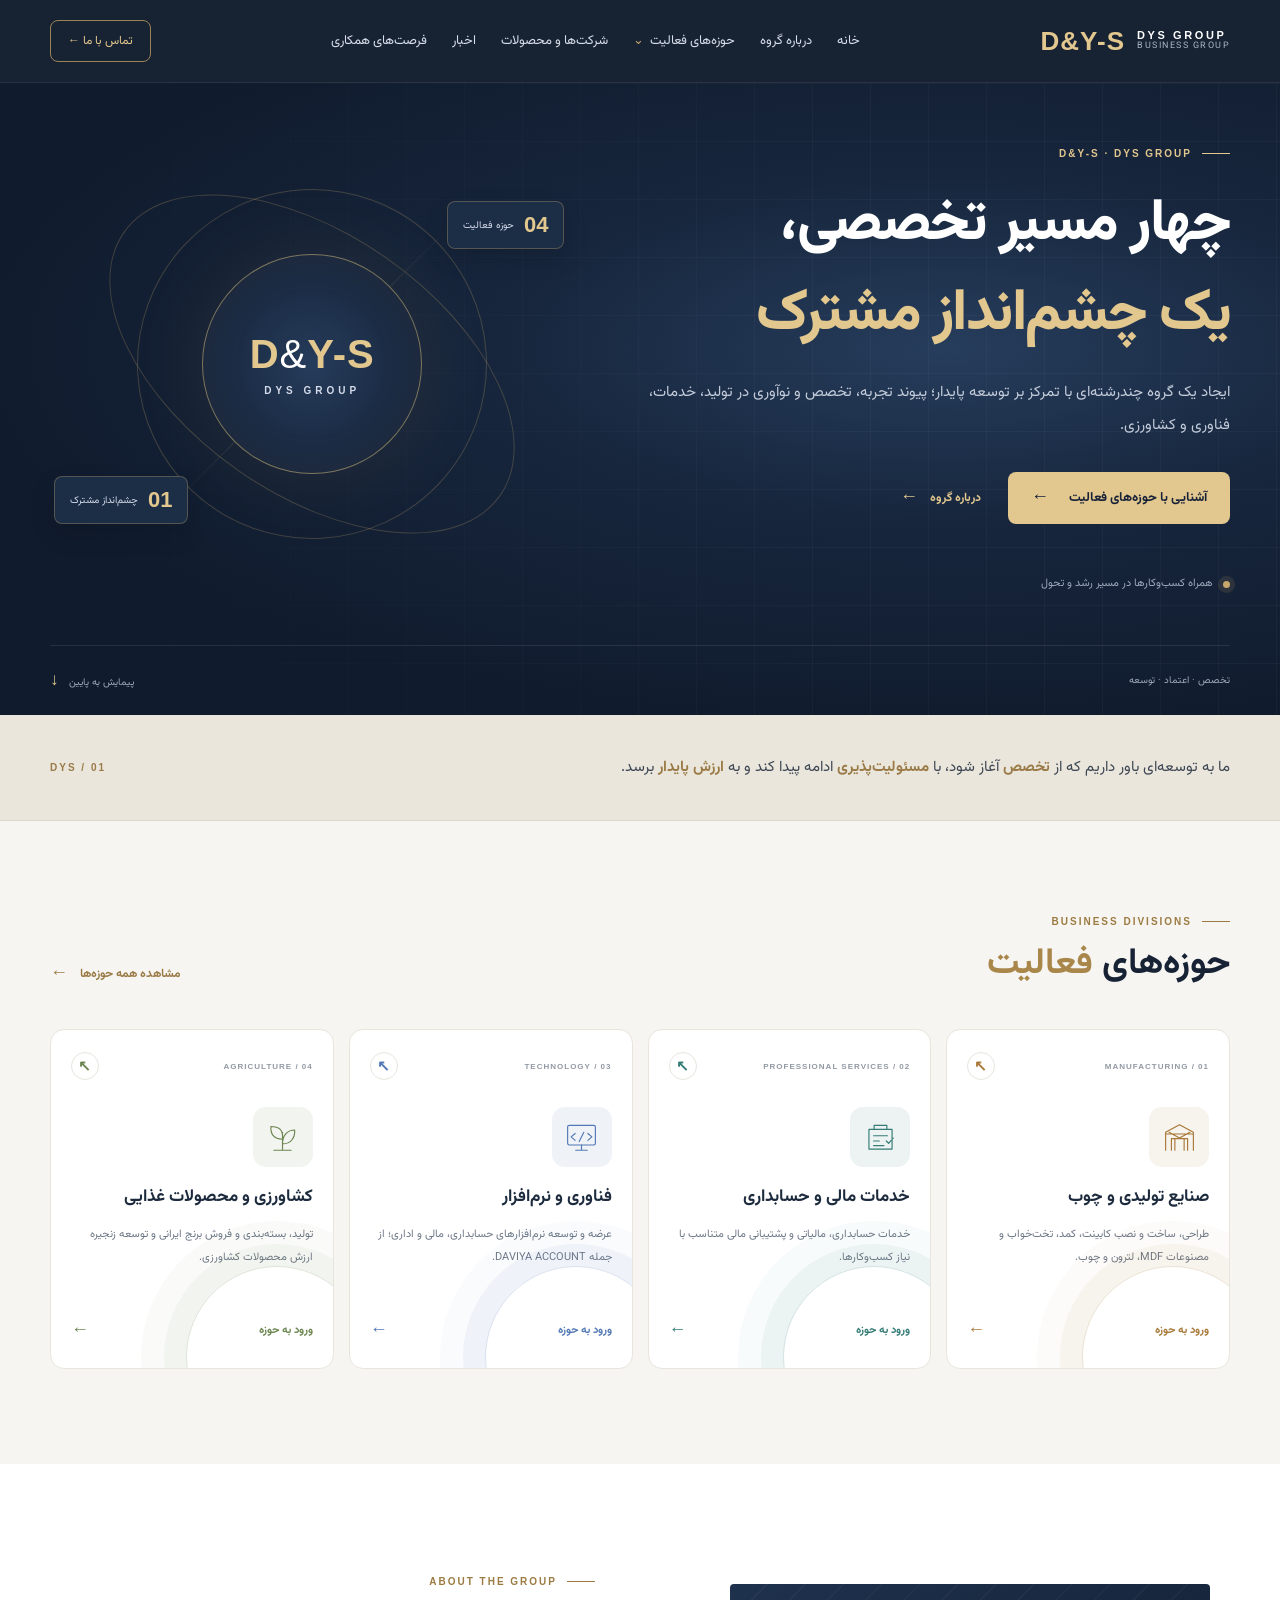
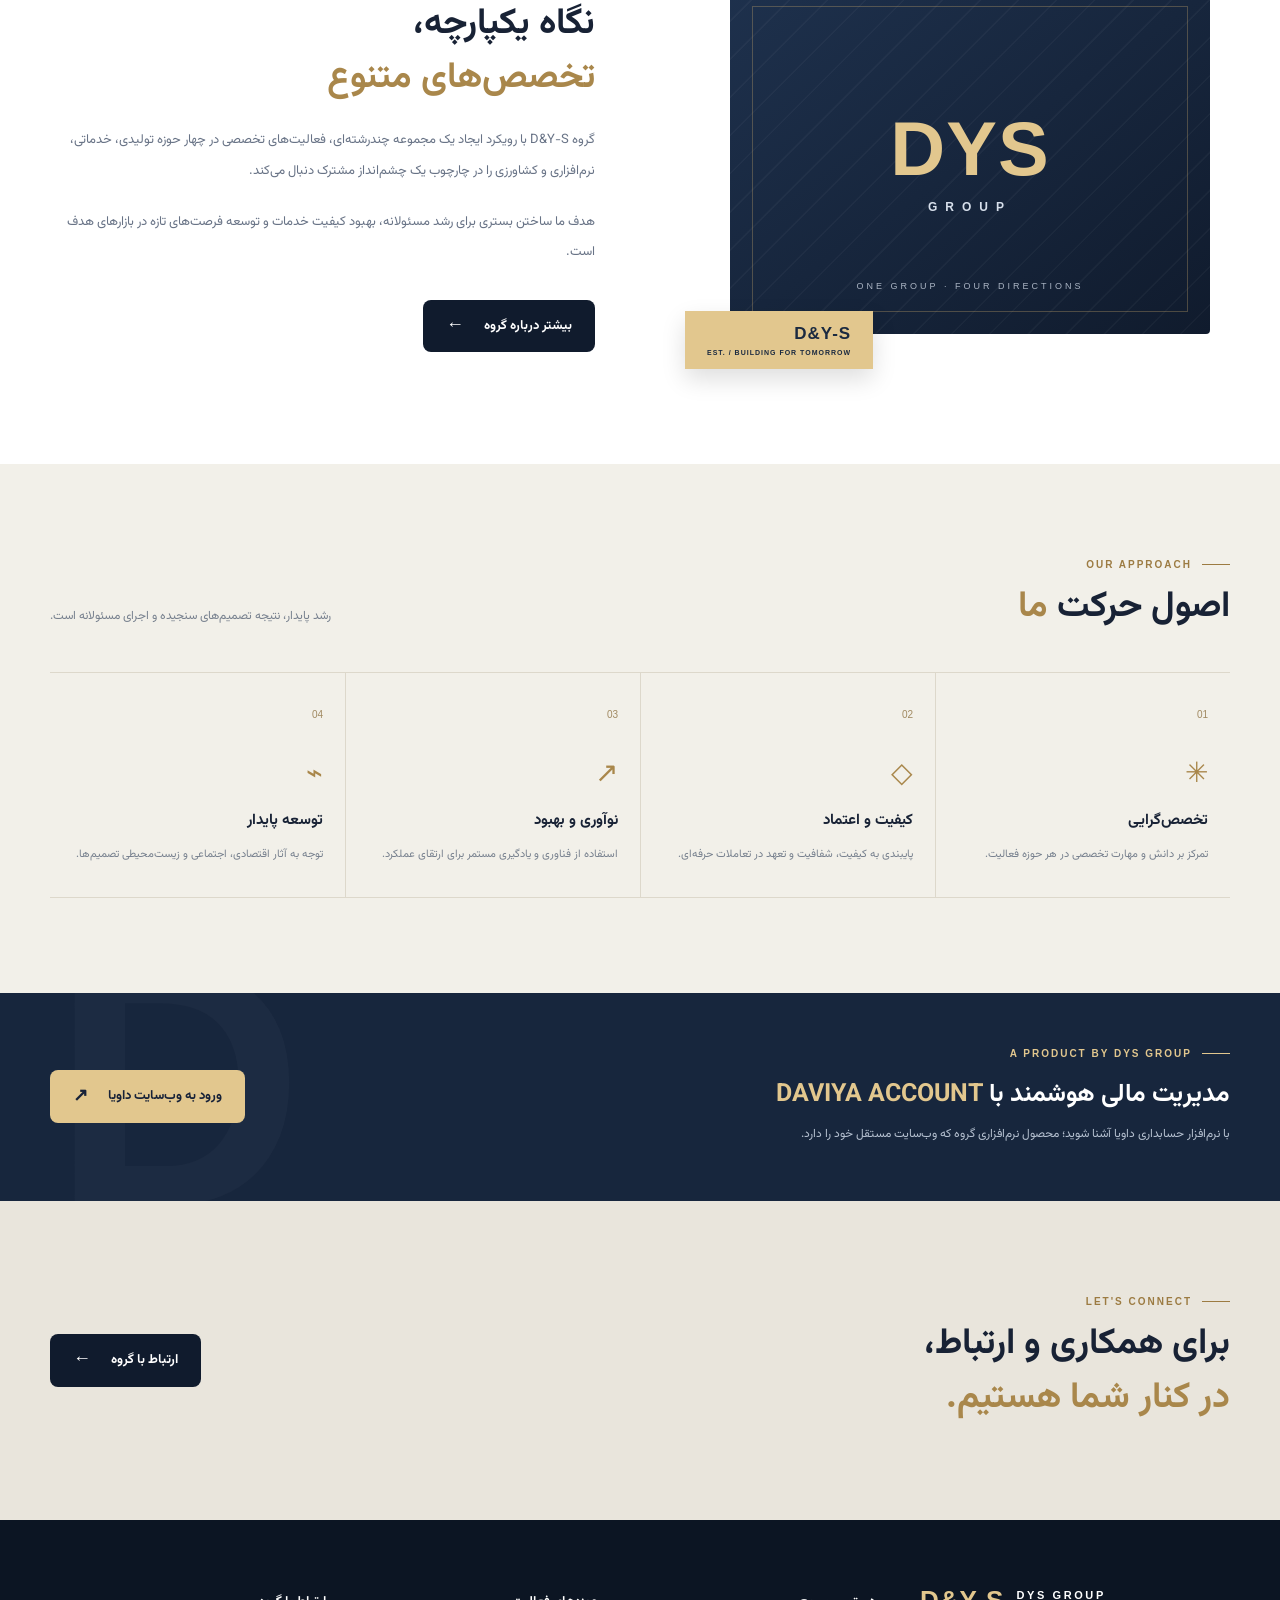
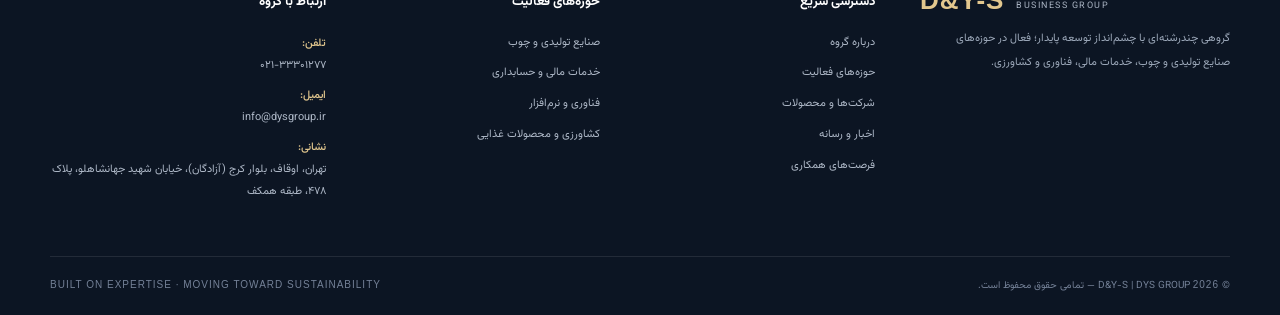
<file: index.html>
<!doctype html>
<html lang="fa" dir="rtl">
<head>
  <meta charset="utf-8">
  <meta name="viewport" content="width=device-width, initial-scale=1">
  <meta name="theme-color" content="#101b2d">
  <meta name="description" content="D&Y-S | DYS GROUP؛ گروهی چندرشته‌ای با تمرکز بر توسعه پایدار در صنایع چوب، خدمات مالی، فناوری و کشاورزی.">
  <meta property="og:title" content="D&Y-S | DYS GROUP">
  <meta property="og:description" content="چهار حوزه تخصصی، یک مسیر مشترک برای توسعه پایدار.">
  <meta property="og:type" content="website">
  <link rel="icon" href="assets/img/favicon.svg" type="image/svg+xml">
  <link rel="stylesheet" href="assets/css/site.css">
  <title>D&Y-S | DYS GROUP — توسعه پایدار، کسب‌وکارهای تخصصی</title>
</head>
<body data-page="home">
  <div id="site-header"></div>
  <main>
    <section class="hero">
      <div class="hero-grid"></div>
      <div class="container hero-inner">
        <div class="hero-copy">
          <div class="eyebrow"><span class="eyebrow-line"></span> D&Y-S · DYS GROUP</div>
          <h1>چهار مسیر تخصصی،<br><em>یک چشم‌انداز مشترک</em></h1>
          <p class="hero-lead">ایجاد یک گروه چندرشته‌ای با تمرکز بر توسعه پایدار؛ پیوند تجربه، تخصص و نوآوری در تولید، خدمات، فناوری و کشاورزی.</p>
          <div class="hero-actions">
            <a class="btn btn-gold" href="pages/divisions.html">آشنایی با حوزه‌های فعالیت <span>←</span></a>
            <a class="text-link light-link" href="pages/about.html">درباره گروه <span>←</span></a>
          </div>
          <div class="hero-note"><span class="pulse"></span> همراه کسب‌وکارها در مسیر رشد و تحول</div>
        </div>
        <div class="hero-art" aria-label="نشان گرافیکی گروه">
          <div class="orbit orbit-one"></div><div class="orbit orbit-two"></div>
          <div class="art-core"><span>D<span class="amp">&</span>Y-S</span><small>DYS GROUP</small></div>
          <div class="art-tag tag-top"><b>04</b><span>حوزه فعالیت</span></div>
          <div class="art-tag tag-bottom"><b>01</b><span>چشم‌انداز مشترک</span></div>
          <div class="art-cross"></div>
        </div>
      </div>
      <div class="hero-bottom container"><span>تخصص · اعتماد · توسعه</span><span class="scroll-cue">پیمایش به پایین <i>↓</i></span></div>
    </section>

    <section class="intro-strip">
      <div class="container intro-strip-inner">
        <p>ما به توسعه‌ای باور داریم که از <strong>تخصص</strong> آغاز شود، با <strong>مسئولیت‌پذیری</strong> ادامه پیدا کند و به <strong>ارزش پایدار</strong> برسد.</p>
        <span class="strip-mark">DYS / 01</span>
      </div>
    </section>

    <section class="section divisions-section" id="divisions">
      <div class="container">
        <div class="section-heading">
          <div><div class="eyebrow dark"><span class="eyebrow-line"></span> BUSINESS DIVISIONS</div><h2>حوزه‌های <em>فعالیت</em></h2></div>
          <a class="text-link" href="pages/divisions.html">مشاهده همه حوزه‌ها <span>←</span></a>
        </div>
        <div class="division-grid">
          <a class="division-card manufacturing" href="pages/division.html?id=manufacturing">
            <div class="card-top"><span>01 / MANUFACTURING</span><span class="round-arrow">↖</span></div>
            <div class="division-icon"><svg viewBox="0 0 64 64" aria-hidden="true"><path d="M8 54V23l24-13 24 13v31M8 26h48M18 54V34h28v20M24 34v20M40 34v20M14 23l18 10 18-10" /></svg></div>
            <h3>صنایع تولیدی و چوب</h3>
            <p>طراحی، ساخت و نصب کابینت، کمد، تخت‌خواب و مصنوعات MDF، لترون و چوب.</p>
            <span class="card-link">ورود به حوزه <b>←</b></span>
          </a>
          <a class="division-card services" href="pages/division.html?id=services">
            <div class="card-top"><span>02 / PROFESSIONAL SERVICES</span><span class="round-arrow">↖</span></div>
            <div class="division-icon"><svg viewBox="0 0 64 64" aria-hidden="true"><path d="M12 18h40v34H12zM21 18v-7h22v7M20 29h24M20 38h10M20 46h18M42 38l4 4 8-9" /></svg></div>
            <h3>خدمات مالی و حسابداری</h3>
            <p>خدمات حسابداری، مالیاتی و پشتیبانی مالی متناسب با نیاز کسب‌وکارها.</p>
            <span class="card-link">ورود به حوزه <b>←</b></span>
          </a>
          <a class="division-card technology" href="pages/division.html?id=technology">
            <div class="card-top"><span>03 / TECHNOLOGY</span><span class="round-arrow">↖</span></div>
            <div class="division-icon"><svg viewBox="0 0 64 64" aria-hidden="true"><rect x="8" y="11" width="48" height="34" rx="3"/><path d="M22 54h20M32 45v9M21 25l-7 6 7 6M43 25l7 6-7 6M36 23l-8 16" /></svg></div>
            <h3>فناوری و نرم‌افزار</h3>
            <p>عرضه و توسعه نرم‌افزارهای حسابداری، مالی و اداری؛ از جمله DAVIYA ACCOUNT.</p>
            <span class="card-link">ورود به حوزه <b>←</b></span>
          </a>
          <a class="division-card agriculture" href="pages/division.html?id=agriculture">
            <div class="card-top"><span>04 / AGRICULTURE</span><span class="round-arrow">↖</span></div>
            <div class="division-icon"><svg viewBox="0 0 64 64" aria-hidden="true"><path d="M32 54V23M32 35C16 35 11 25 12 13c13 0 22 5 20 22ZM32 43c0-15 9-24 21-24 1 13-6 24-21 24ZM17 54h30" /></svg></div>
            <h3>کشاورزی و محصولات غذایی</h3>
            <p>تولید، بسته‌بندی و فروش برنج ایرانی و توسعه زنجیره ارزش محصولات کشاورزی.</p>
            <span class="card-link">ورود به حوزه <b>←</b></span>
          </a>
        </div>
      </div>
    </section>

    <section class="section group-section">
      <div class="container group-layout">
        <div class="group-visual">
          <div class="visual-frame"><div class="visual-lines"></div><div class="visual-word">DYS<span>GROUP</span></div><div class="visual-caption">ONE GROUP · FOUR DIRECTIONS</div></div>
          <div class="visual-stamp">D&Y-S<br><small>EST. / BUILDING FOR TOMORROW</small></div>
        </div>
        <div class="group-copy">
          <div class="eyebrow dark"><span class="eyebrow-line"></span> ABOUT THE GROUP</div>
          <h2>نگاه یکپارچه،<br><em>تخصص‌های متنوع</em></h2>
          <p>گروه D&Y-S با رویکرد ایجاد یک مجموعه چندرشته‌ای، فعالیت‌های تخصصی در چهار حوزه تولیدی، خدماتی، نرم‌افزاری و کشاورزی را در چارچوب یک چشم‌انداز مشترک دنبال می‌کند.</p>
          <p>هدف ما ساختن بستری برای رشد مسئولانه، بهبود کیفیت خدمات و توسعه فرصت‌های تازه در بازارهای هدف است.</p>
          <a class="btn btn-dark" href="pages/about.html">بیشتر درباره گروه <span>←</span></a>
        </div>
      </div>
    </section>

    <section class="section feature-section">
      <div class="container">
        <div class="section-heading">
          <div><div class="eyebrow dark"><span class="eyebrow-line"></span> OUR APPROACH</div><h2>اصول حرکت <em>ما</em></h2></div>
          <p class="heading-note">رشد پایدار، نتیجه تصمیم‌های سنجیده و اجرای مسئولانه است.</p>
        </div>
        <div class="feature-grid">
          <article class="feature-item"><span class="feature-no">01</span><div class="feature-symbol">✳</div><h3>تخصص‌گرایی</h3><p>تمرکز بر دانش و مهارت تخصصی در هر حوزه فعالیت.</p></article>
          <article class="feature-item"><span class="feature-no">02</span><div class="feature-symbol">◇</div><h3>کیفیت و اعتماد</h3><p>پایبندی به کیفیت، شفافیت و تعهد در تعاملات حرفه‌ای.</p></article>
          <article class="feature-item"><span class="feature-no">03</span><div class="feature-symbol">↗</div><h3>نوآوری و بهبود</h3><p>استفاده از فناوری و یادگیری مستمر برای ارتقای عملکرد.</p></article>
          <article class="feature-item"><span class="feature-no">04</span><div class="feature-symbol">⌁</div><h3>توسعه پایدار</h3><p>توجه به آثار اقتصادی، اجتماعی و زیست‌محیطی تصمیم‌ها.</p></article>
        </div>
      </div>
    </section>

    <section class="software-band">
      <div class="container software-inner">
        <div><div class="eyebrow"><span class="eyebrow-line"></span> A PRODUCT BY DYS GROUP</div><h2>مدیریت مالی هوشمند با <em>DAVIYA ACCOUNT</em></h2><p>با نرم‌افزار حسابداری داویا آشنا شوید؛ محصول نرم‌افزاری گروه که وب‌سایت مستقل خود را دارد.</p></div>
        <a class="btn btn-gold" href="https://daviya-account.dysgroup.ir/" target="_blank" rel="noopener">ورود به وب‌سایت داویا <span>↗</span></a>
      </div>
    </section>

    <section class="section contact-teaser">
      <div class="container contact-teaser-inner">
        <div><div class="eyebrow dark"><span class="eyebrow-line"></span> LET'S CONNECT</div><h2>برای همکاری و ارتباط،<br><em>در کنار شما هستیم.</em></h2></div>
        <a class="btn btn-dark" href="pages/contact.html">ارتباط با گروه <span>←</span></a>
      </div>
    </section>
  </main>
  <div id="site-footer"></div>
  <script src="assets/js/site.js"></script>
</body>
</html>
</file>
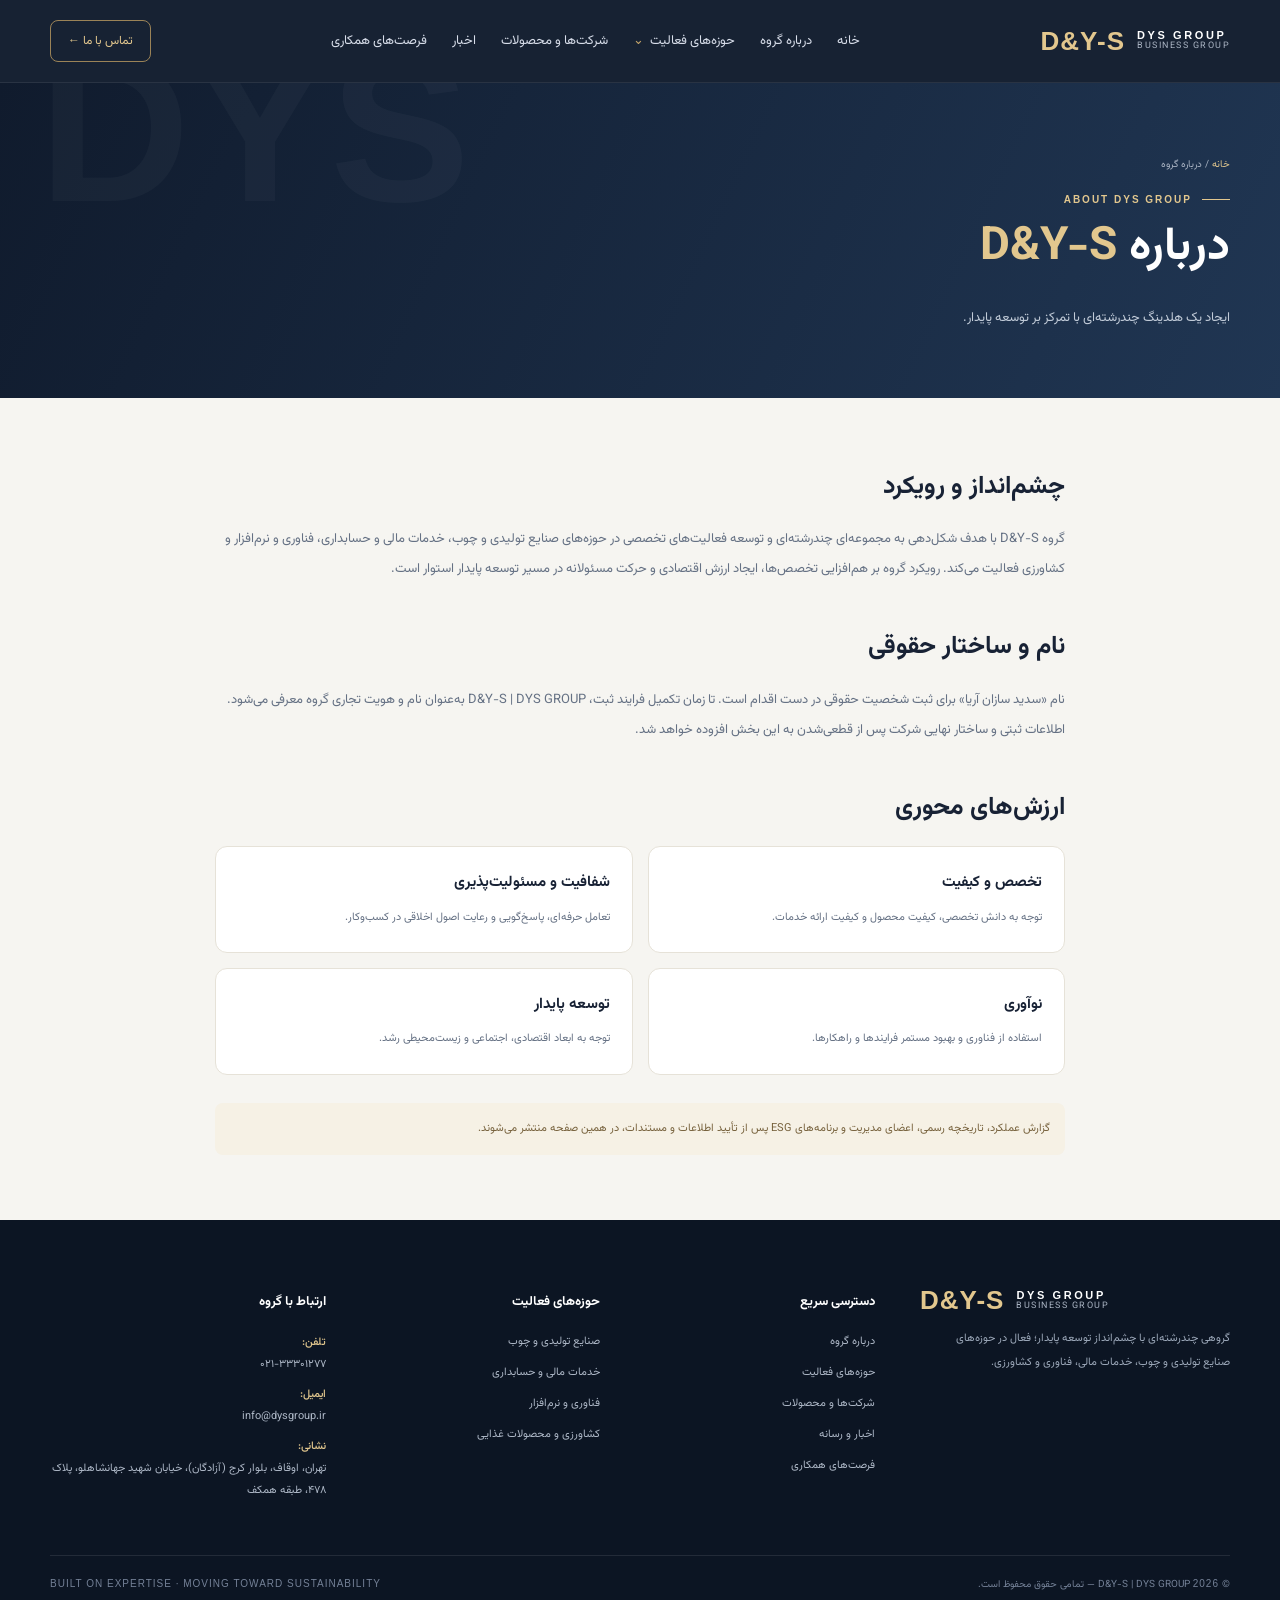
<file: pages/about.html>
<!doctype html><html lang="fa" dir="rtl"><head><meta charset="utf-8"><meta name="viewport" content="width=device-width,initial-scale=1"><meta name="theme-color" content="#101b2d"><meta name="description" content="درباره گروه D&Y-S | DYS GROUP"><link rel="icon" href="../assets/img/favicon.svg"><link rel="stylesheet" href="../assets/css/site.css"><title>درباره گروه | DYS GROUP</title></head><body><div id="site-header"></div><main><section class="page-hero"><div class="container"><div class="breadcrumb"><a href="../index.html">خانه</a> / درباره گروه</div><div class="eyebrow"><span class="eyebrow-line"></span> ABOUT DYS GROUP</div><h1>درباره <em>D&Y-S</em></h1><p>ایجاد یک هلدینگ چندرشته‌ای با تمرکز بر توسعه پایدار.</p></div></section><section class="content-section"><div class="container content-narrow"><h2>چشم‌انداز و رویکرد</h2><p>گروه D&Y-S با هدف شکل‌دهی به مجموعه‌ای چندرشته‌ای و توسعه فعالیت‌های تخصصی در حوزه‌های صنایع تولیدی و چوب، خدمات مالی و حسابداری، فناوری و نرم‌افزار و کشاورزی فعالیت می‌کند. رویکرد گروه بر هم‌افزایی تخصص‌ها، ایجاد ارزش اقتصادی و حرکت مسئولانه در مسیر توسعه پایدار استوار است.</p><h2 style="margin-top:38px">نام و ساختار حقوقی</h2><p>نام «سدید سازان آریا» برای ثبت شخصیت حقوقی در دست اقدام است. تا زمان تکمیل فرایند ثبت، D&Y-S | DYS GROUP به‌عنوان نام و هویت تجاری گروه معرفی می‌شود. اطلاعات ثبتی و ساختار نهایی شرکت پس از قطعی‌شدن به این بخش افزوده خواهد شد.</p><h2 style="margin-top:38px">ارزش‌های محوری</h2><div class="simple-grid"><article class="simple-card"><h3>تخصص و کیفیت</h3><p>توجه به دانش تخصصی، کیفیت محصول و کیفیت ارائه خدمات.</p></article><article class="simple-card"><h3>شفافیت و مسئولیت‌پذیری</h3><p>تعامل حرفه‌ای، پاسخ‌گویی و رعایت اصول اخلاقی در کسب‌وکار.</p></article><article class="simple-card"><h3>نوآوری</h3><p>استفاده از فناوری و بهبود مستمر فرایندها و راهکارها.</p></article><article class="simple-card"><h3>توسعه پایدار</h3><p>توجه به ابعاد اقتصادی، اجتماعی و زیست‌محیطی رشد.</p></article></div><div class="notice" style="margin-top:28px">گزارش عملکرد، تاریخچه رسمی، اعضای مدیریت و برنامه‌های ESG پس از تأیید اطلاعات و مستندات، در همین صفحه منتشر می‌شوند.</div></div></section></main><div id="site-footer"></div><script src="../assets/js/site.js"></script></body></html>
</file>
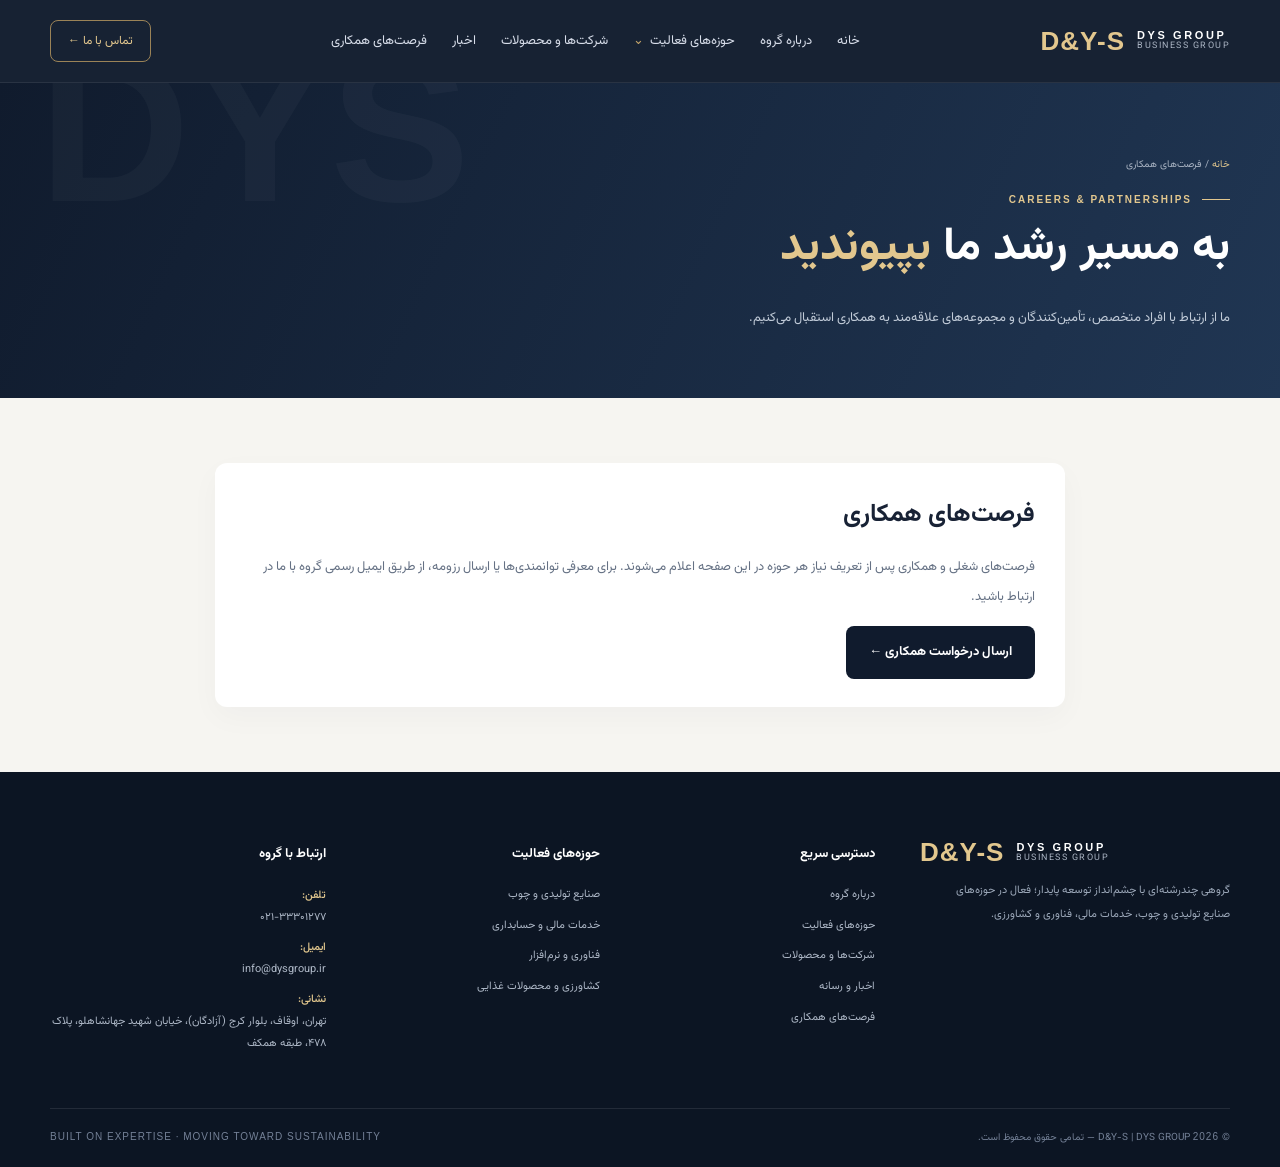
<file: pages/careers.html>
<!doctype html><html lang="fa" dir="rtl"><head><meta charset="utf-8"><meta name="viewport" content="width=device-width,initial-scale=1"><meta name="theme-color" content="#101b2d"><meta name="description" content="فرصت‌های همکاری با گروه DYS GROUP"><link rel="icon" href="../assets/img/favicon.svg"><link rel="stylesheet" href="../assets/css/site.css"><title>فرصت‌های همکاری | DYS GROUP</title></head><body><div id="site-header"></div><main><section class="page-hero"><div class="container"><div class="breadcrumb"><a href="../index.html">خانه</a> / فرصت‌های همکاری</div><div class="eyebrow"><span class="eyebrow-line"></span> CAREERS & PARTNERSHIPS</div><h1>به مسیر رشد ما <em>بپیوندید</em></h1><p>ما از ارتباط با افراد متخصص، تأمین‌کنندگان و مجموعه‌های علاقه‌مند به همکاری استقبال می‌کنیم.</p></div></section><section class="content-section"><div class="container content-narrow"><div class="detail-panel"><h2>فرصت‌های همکاری</h2><p>فرصت‌های شغلی و همکاری پس از تعریف نیاز هر حوزه در این صفحه اعلام می‌شوند. برای معرفی توانمندی‌ها یا ارسال رزومه، از طریق ایمیل رسمی گروه با ما در ارتباط باشید.</p><a class="btn btn-dark" href="mailto:info@dysgroup.ir?subject=%D9%BE%DB%8C%D8%B4%D9%86%D9%87%D8%A7%D8%AF%20%D9%87%D9%85%DA%A9%D8%A7%D8%B1%DB%8C">ارسال درخواست همکاری ←</a></div></div></section></main><div id="site-footer"></div><script src="../assets/js/site.js"></script></body></html>
</file>
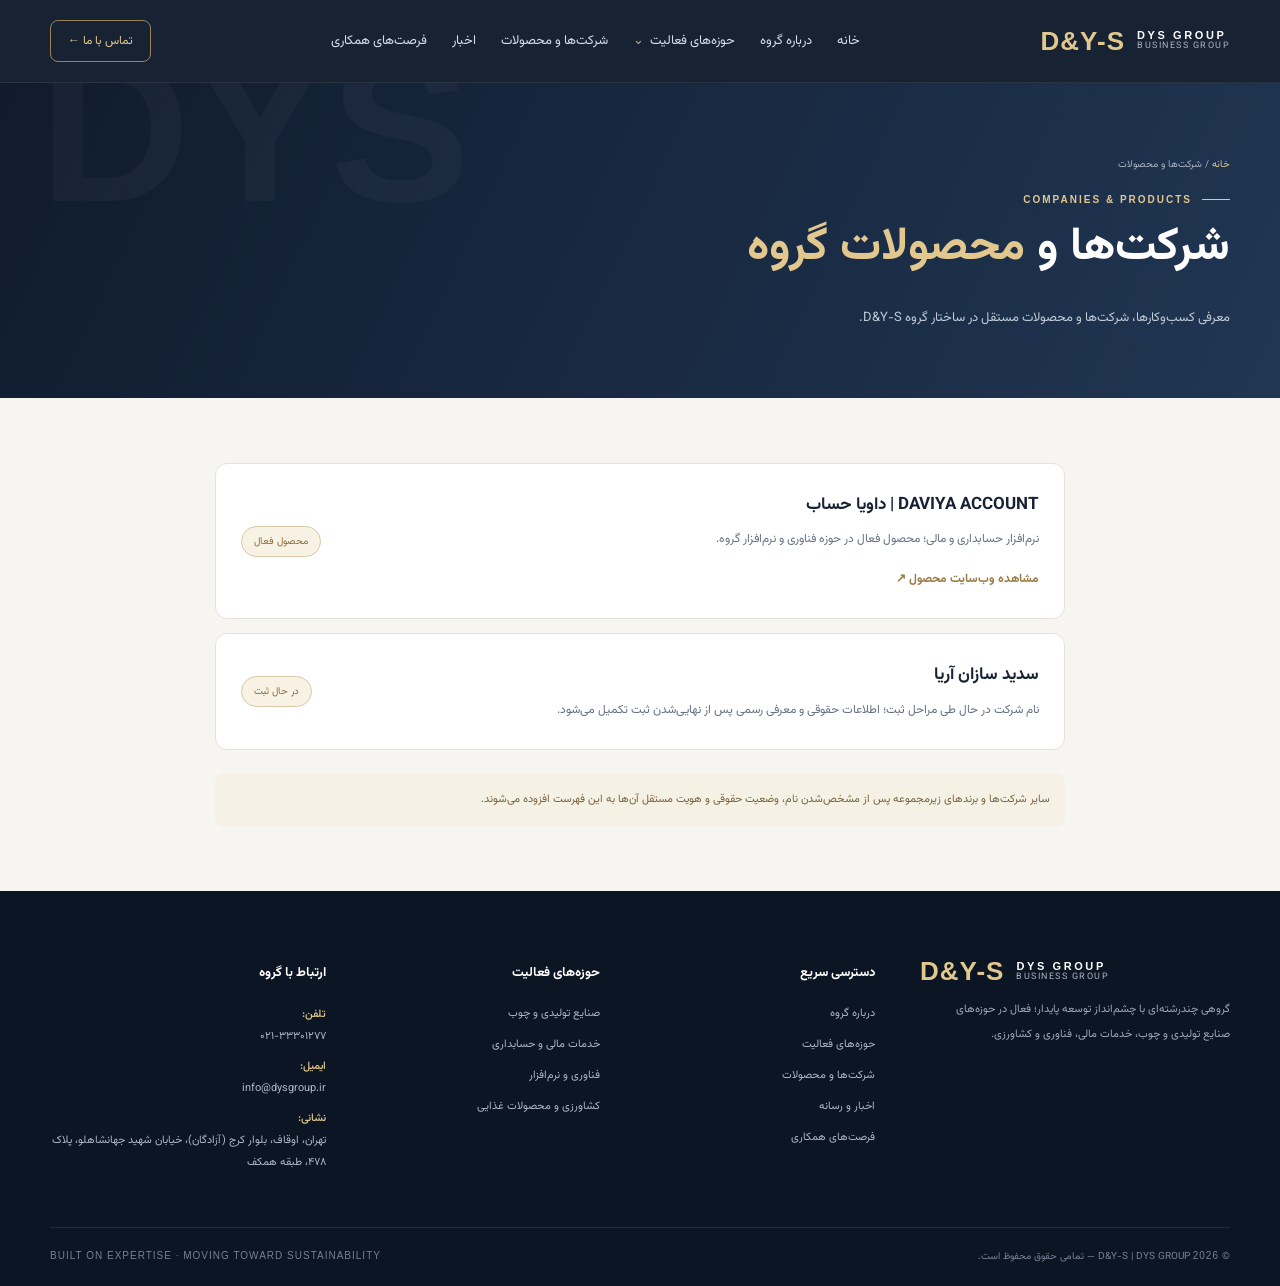
<file: pages/companies.html>
<!doctype html><html lang="fa" dir="rtl"><head><meta charset="utf-8"><meta name="viewport" content="width=device-width,initial-scale=1"><meta name="theme-color" content="#101b2d"><meta name="description" content="شرکت‌ها و محصولات گروه DYS GROUP"><link rel="icon" href="../assets/img/favicon.svg"><link rel="stylesheet" href="../assets/css/site.css"><title>شرکت‌ها و محصولات | DYS GROUP</title></head><body><div id="site-header"></div><main><section class="page-hero"><div class="container"><div class="breadcrumb"><a href="../index.html">خانه</a> / شرکت‌ها و محصولات</div><div class="eyebrow"><span class="eyebrow-line"></span> COMPANIES & PRODUCTS</div><h1>شرکت‌ها و <em>محصولات گروه</em></h1><p>معرفی کسب‌وکارها، شرکت‌ها و محصولات مستقل در ساختار گروه D&Y-S.</p></div></section><section class="content-section"><div class="container content-narrow"><article class="company-card"><div><h3>DAVIYA ACCOUNT | داویا حساب</h3><p>نرم‌افزار حسابداری و مالی؛ محصول فعال در حوزه فناوری و نرم‌افزار گروه.</p><p style="margin-top:12px"><a class="text-link" href="https://daviya-account.dysgroup.ir/" target="_blank" rel="noopener">مشاهده وب‌سایت محصول ↗</a></p></div><span class="status-note">محصول فعال</span></article><article class="company-card" style="margin-top:14px"><div><h3>سدید سازان آریا</h3><p>نام شرکت در حال طی مراحل ثبت؛ اطلاعات حقوقی و معرفی رسمی پس از نهایی‌شدن ثبت تکمیل می‌شود.</p></div><span class="status-note">در حال ثبت</span></article><div class="notice" style="margin-top:24px">سایر شرکت‌ها و برندهای زیرمجموعه پس از مشخص‌شدن نام، وضعیت حقوقی و هویت مستقل آن‌ها به این فهرست افزوده می‌شوند.</div></div></section></main><div id="site-footer"></div><script src="../assets/js/site.js"></script></body></html>
</file>
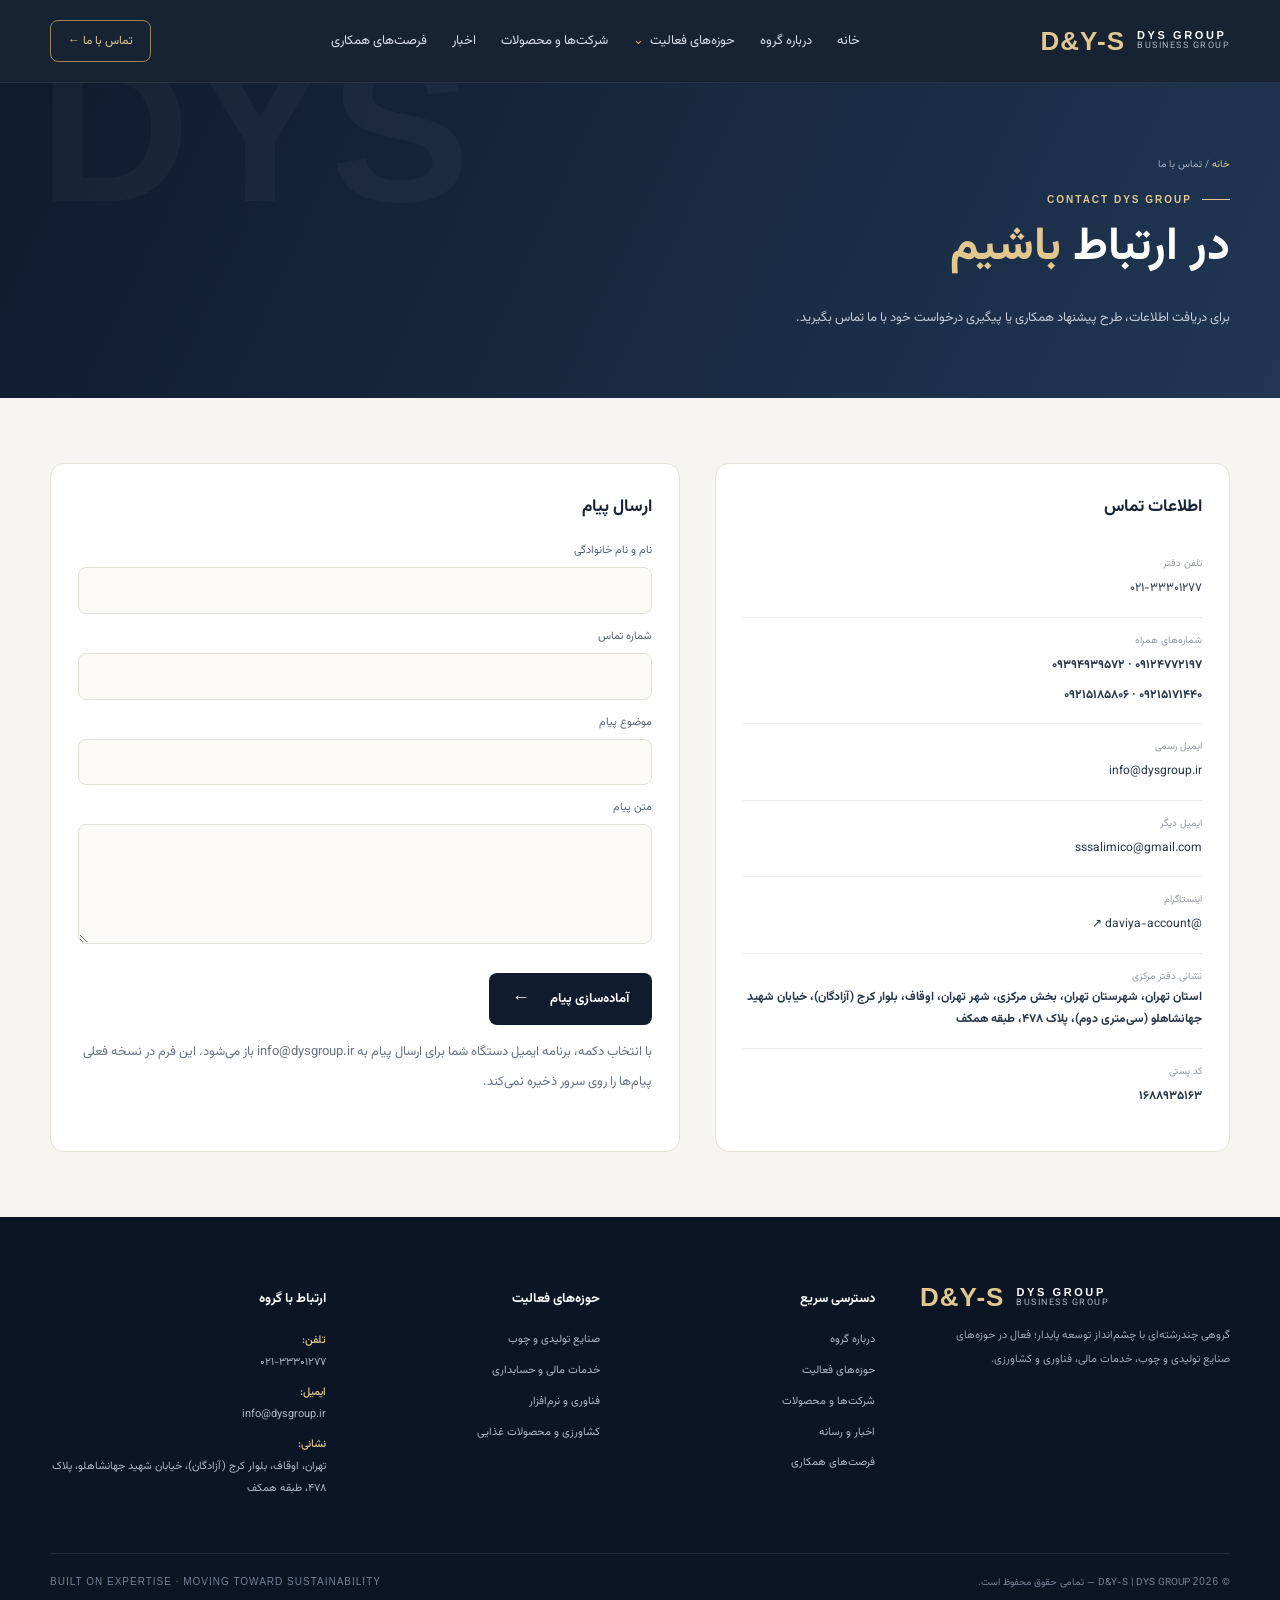
<file: pages/contact.html>
<!doctype html><html lang="fa" dir="rtl"><head><meta charset="utf-8"><meta name="viewport" content="width=device-width,initial-scale=1"><meta name="theme-color" content="#101b2d"><meta name="description" content="راه‌های ارتباط با گروه DYS GROUP"><link rel="icon" href="../assets/img/favicon.svg"><link rel="stylesheet" href="../assets/css/site.css"><title>تماس با ما | DYS GROUP</title></head><body><div id="site-header"></div><main><section class="page-hero"><div class="container"><div class="breadcrumb"><a href="../index.html">خانه</a> / تماس با ما</div><div class="eyebrow"><span class="eyebrow-line"></span> CONTACT DYS GROUP</div><h1>در ارتباط <em>باشیم</em></h1><p>برای دریافت اطلاعات، طرح پیشنهاد همکاری یا پیگیری درخواست خود با ما تماس بگیرید.</p></div></section><section class="content-section"><div class="container contact-grid"><div class="contact-card"><h3>اطلاعات تماس</h3><div class="contact-row"><small>تلفن دفتر</small><a href="tel:02133301277">۰۲۱-۳۳۳۰۱۲۷۷</a></div><div class="contact-row"><small>شماره‌های همراه</small><strong><a href="tel:09124772197">۰۹۱۲۴۷۷۲۱۹۷</a> · <a href="tel:09394939572">۰۹۳۹۴۹۳۹۵۷۲</a></strong><br><strong><a href="tel:09215171440">۰۹۲۱۵۱۷۱۴۴۰</a> · <a href="tel:09215185806">۰۹۲۱۵۱۸۵۸۰۶</a></strong></div><div class="contact-row"><small>ایمیل رسمی</small><a href="mailto:info@dysgroup.ir">info@dysgroup.ir</a></div><div class="contact-row"><small>ایمیل دیگر</small><a href="mailto:sssalimico@gmail.com">sssalimico@gmail.com</a></div><div class="contact-row"><small>اینستاگرام</small><a href="https://www.instagram.com/daviya-account/" target="_blank" rel="noopener" dir="ltr">@daviya-account ↗</a></div><div class="contact-row"><small>نشانی دفتر مرکزی</small><strong>استان تهران، شهرستان تهران، بخش مرکزی، شهر تهران، اوقاف، بلوار کرج (آزادگان)، خیابان شهید جهانشاهلو (سی‌متری دوم)، پلاک ۴۷۸، طبقه همکف</strong></div><div class="contact-row"><small>کد پستی</small><strong>۱۶۸۸۹۳۵۱۶۳</strong></div></div><form class="contact-form" id="contact-form"><h3>ارسال پیام</h3><label for="name">نام و نام خانوادگی</label><input id="name" name="name" required maxlength="100" autocomplete="name"><label for="phone">شماره تماس</label><input id="phone" name="phone" required maxlength="30" inputmode="tel" autocomplete="tel"><label for="subject">موضوع پیام</label><input id="subject" name="subject" required maxlength="120"><label for="message">متن پیام</label><textarea id="message" name="message" required maxlength="3000"></textarea><button class="btn btn-dark" type="submit" style="margin-top:16px">آماده‌سازی پیام <span>←</span></button><p class="form-hint">با انتخاب دکمه، برنامه ایمیل دستگاه شما برای ارسال پیام به info@dysgroup.ir باز می‌شود. این فرم در نسخه فعلی پیام‌ها را روی سرور ذخیره نمی‌کند.</p></form></div></section></main><div id="site-footer"></div><script src="../assets/js/site.js"></script></body></html>
</file>
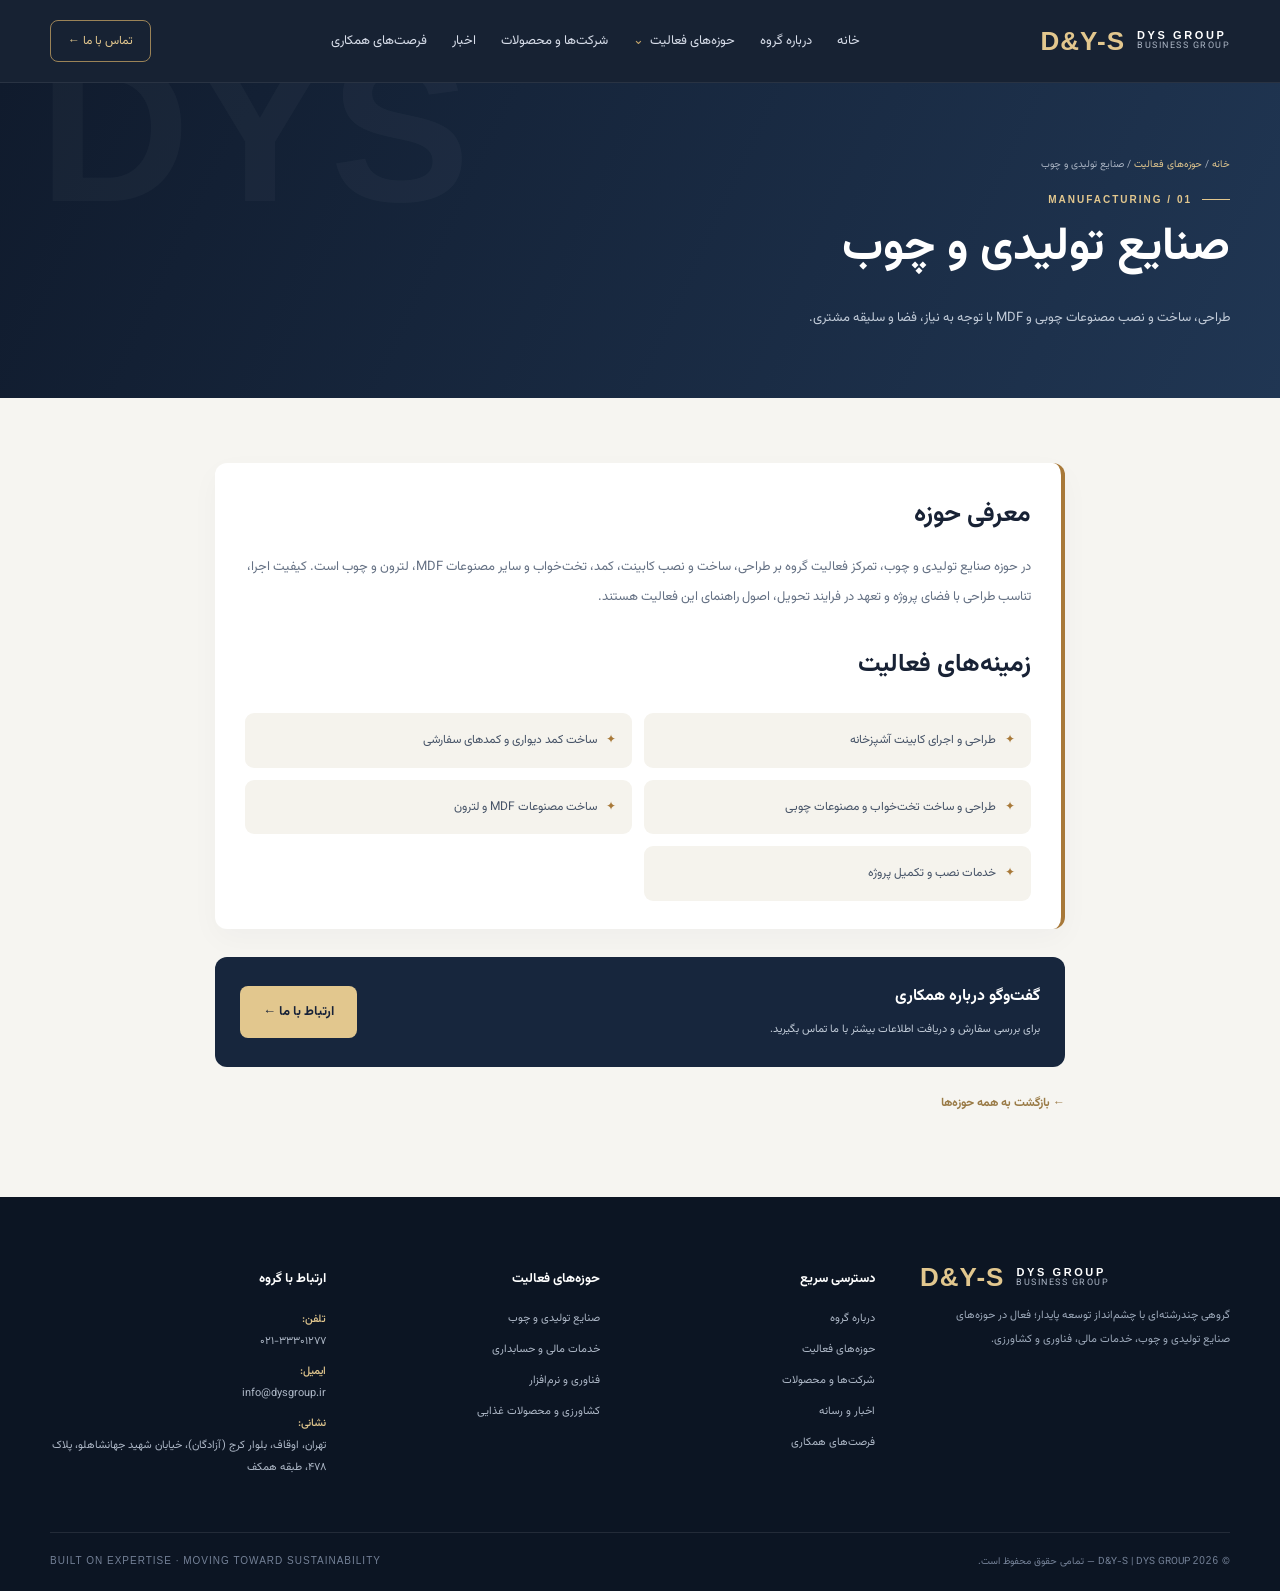
<file: pages/division.html>
<!doctype html><html lang="fa" dir="rtl"><head><meta charset="utf-8"><meta name="viewport" content="width=device-width,initial-scale=1"><meta name="theme-color" content="#101b2d"><meta name="description" content="معرفی حوزه‌های فعالیت گروه DYS GROUP"><link rel="icon" href="../assets/img/favicon.svg"><link rel="stylesheet" href="../assets/css/site.css"><title>حوزه فعالیت | DYS GROUP</title></head><body data-page="division"><div id="site-header"></div><main id="division-content"></main><div id="site-footer"></div><script src="../assets/js/site.js"></script></body></html>
</file>
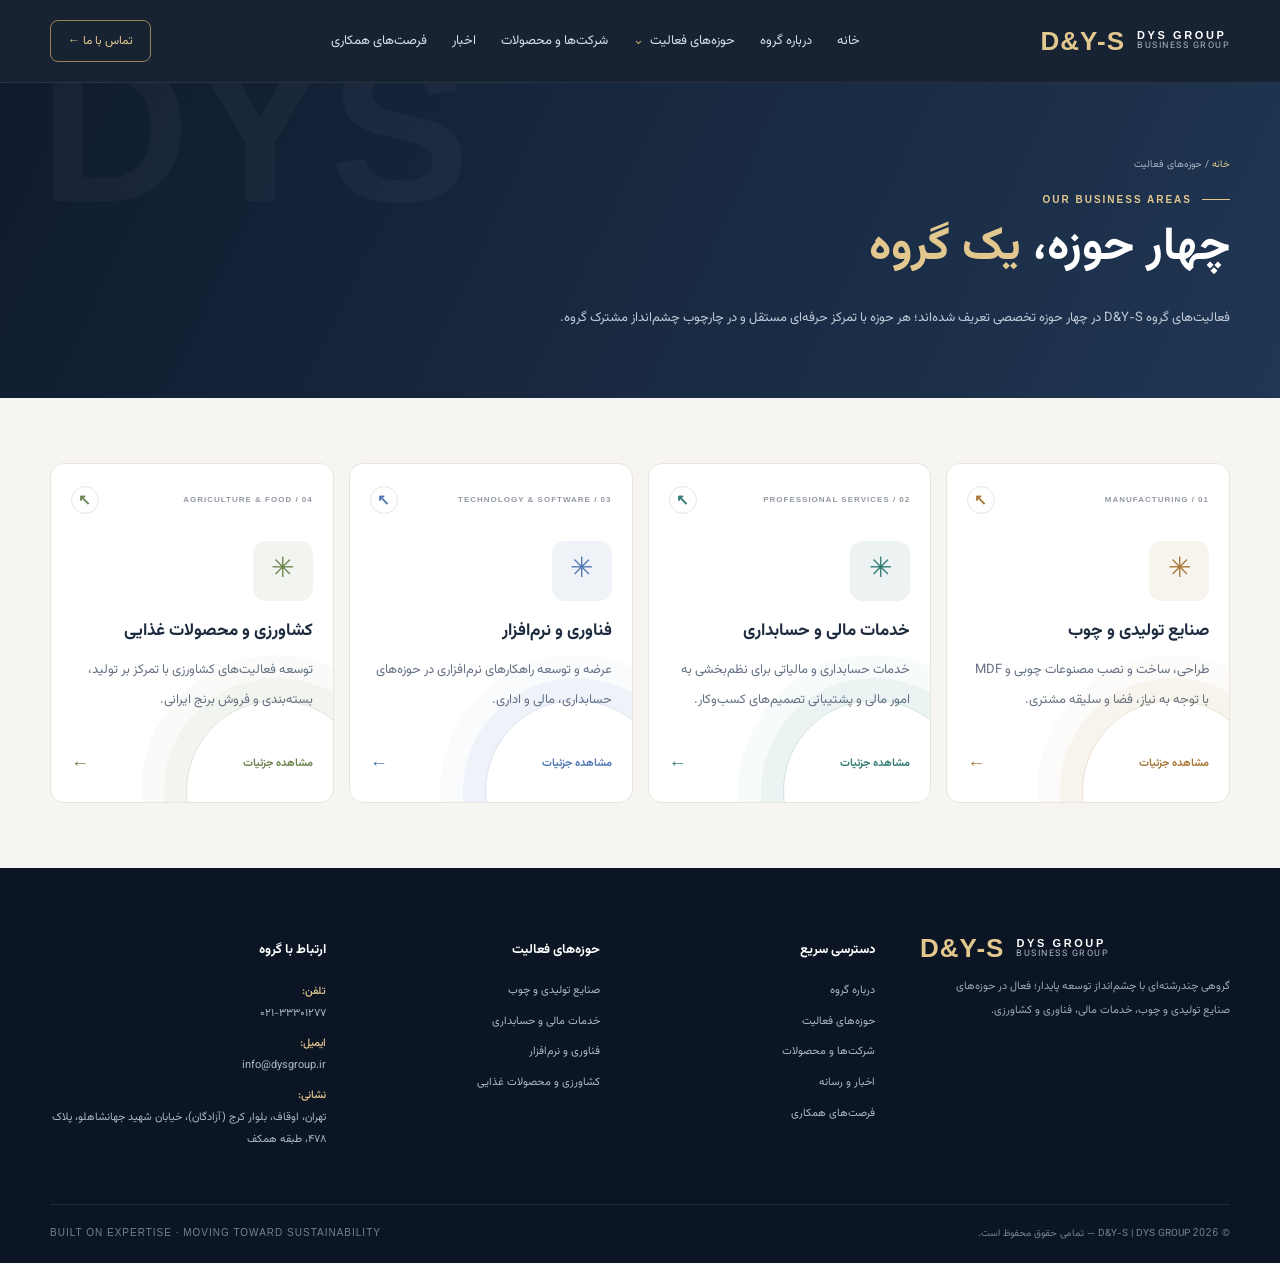
<file: pages/divisions.html>
<!doctype html><html lang="fa" dir="rtl"><head><meta charset="utf-8"><meta name="viewport" content="width=device-width,initial-scale=1"><meta name="theme-color" content="#101b2d"><meta name="description" content="چهار حوزه فعالیت گروه DYS GROUP"><link rel="icon" href="../assets/img/favicon.svg"><link rel="stylesheet" href="../assets/css/site.css"><title>حوزه‌های فعالیت | DYS GROUP</title></head><body data-page="divisions"><div id="site-header"></div><main><section class="page-hero"><div class="container"><div class="breadcrumb"><a href="../index.html">خانه</a> / حوزه‌های فعالیت</div><div class="eyebrow"><span class="eyebrow-line"></span> OUR BUSINESS AREAS</div><h1>چهار حوزه، <em>یک گروه</em></h1><p>فعالیت‌های گروه D&Y-S در چهار حوزه تخصصی تعریف شده‌اند؛ هر حوزه با تمرکز حرفه‌ای مستقل و در چارچوب چشم‌انداز مشترک گروه.</p></div></section><section class="content-section"><div class="container"><div class="division-grid" id="all-divisions"></div></div></section></main><div id="site-footer"></div><script src="../assets/js/site.js"></script></body></html>
</file>
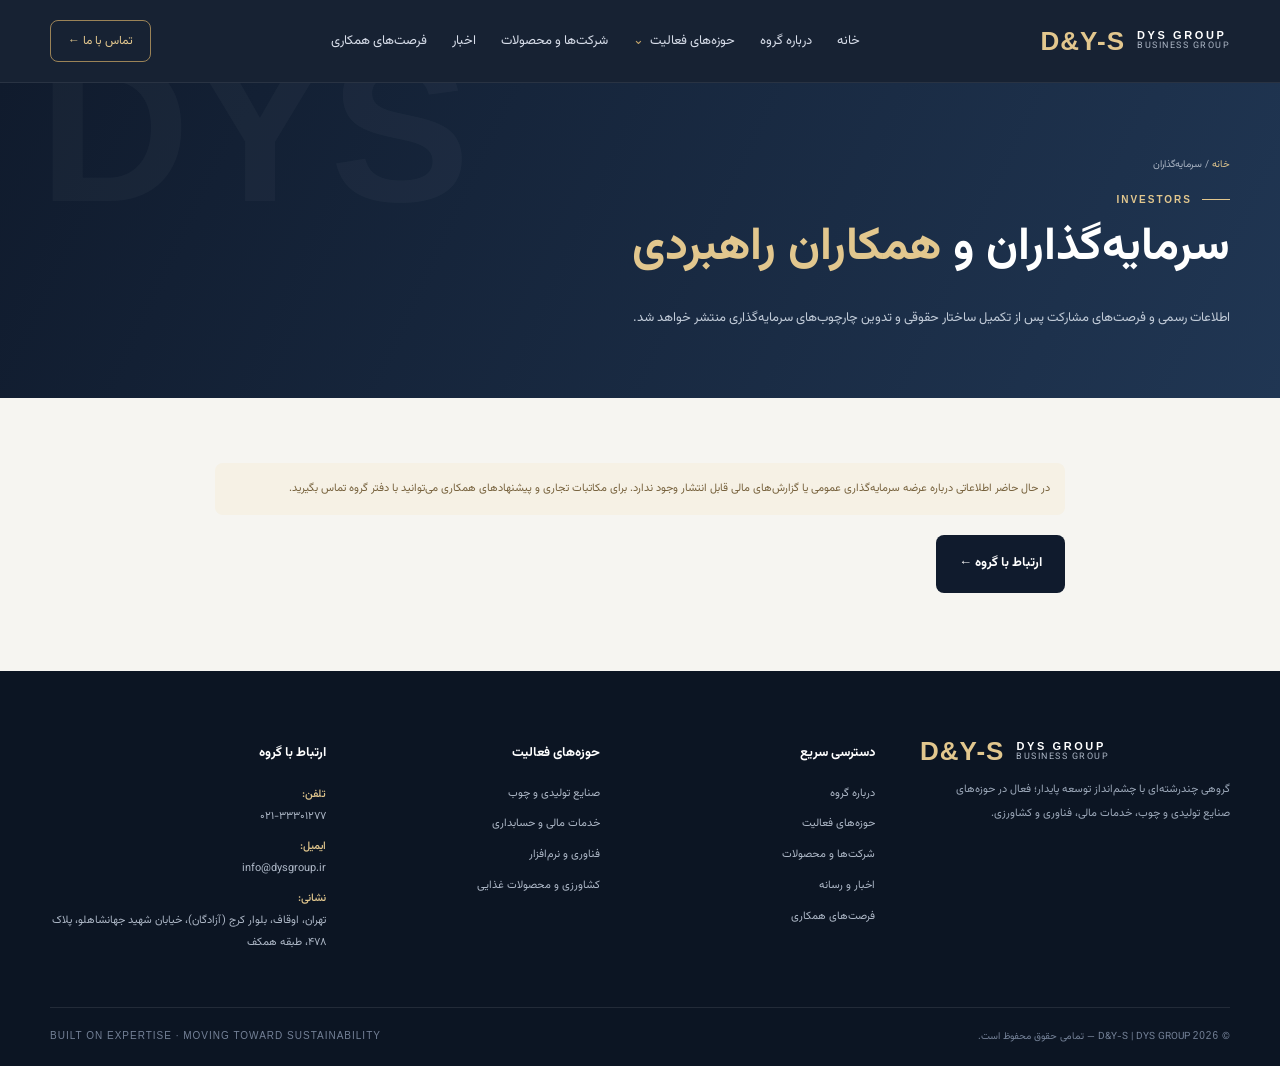
<file: pages/investors.html>
<!doctype html><html lang="fa" dir="rtl"><head><meta charset="utf-8"><meta name="viewport" content="width=device-width,initial-scale=1"><meta name="theme-color" content="#101b2d"><meta name="description" content="اطلاعات سرمایه‌گذاران گروه DYS GROUP"><link rel="icon" href="../assets/img/favicon.svg"><link rel="stylesheet" href="../assets/css/site.css"><title>سرمایه‌گذاران | DYS GROUP</title></head><body><div id="site-header"></div><main><section class="page-hero"><div class="container"><div class="breadcrumb"><a href="../index.html">خانه</a> / سرمایه‌گذاران</div><div class="eyebrow"><span class="eyebrow-line"></span> INVESTORS</div><h1>سرمایه‌گذاران و <em>همکاران راهبردی</em></h1><p>اطلاعات رسمی و فرصت‌های مشارکت پس از تکمیل ساختار حقوقی و تدوین چارچوب‌های سرمایه‌گذاری منتشر خواهد شد.</p></div></section><section class="content-section"><div class="container content-narrow"><div class="notice">در حال حاضر اطلاعاتی درباره عرضه سرمایه‌گذاری عمومی یا گزارش‌های مالی قابل انتشار وجود ندارد. برای مکاتبات تجاری و پیشنهادهای همکاری می‌توانید با دفتر گروه تماس بگیرید.</div><p style="margin-top:20px"><a class="btn btn-dark" href="contact.html">ارتباط با گروه ←</a></p></div></section></main><div id="site-footer"></div><script src="../assets/js/site.js"></script></body></html>
</file>
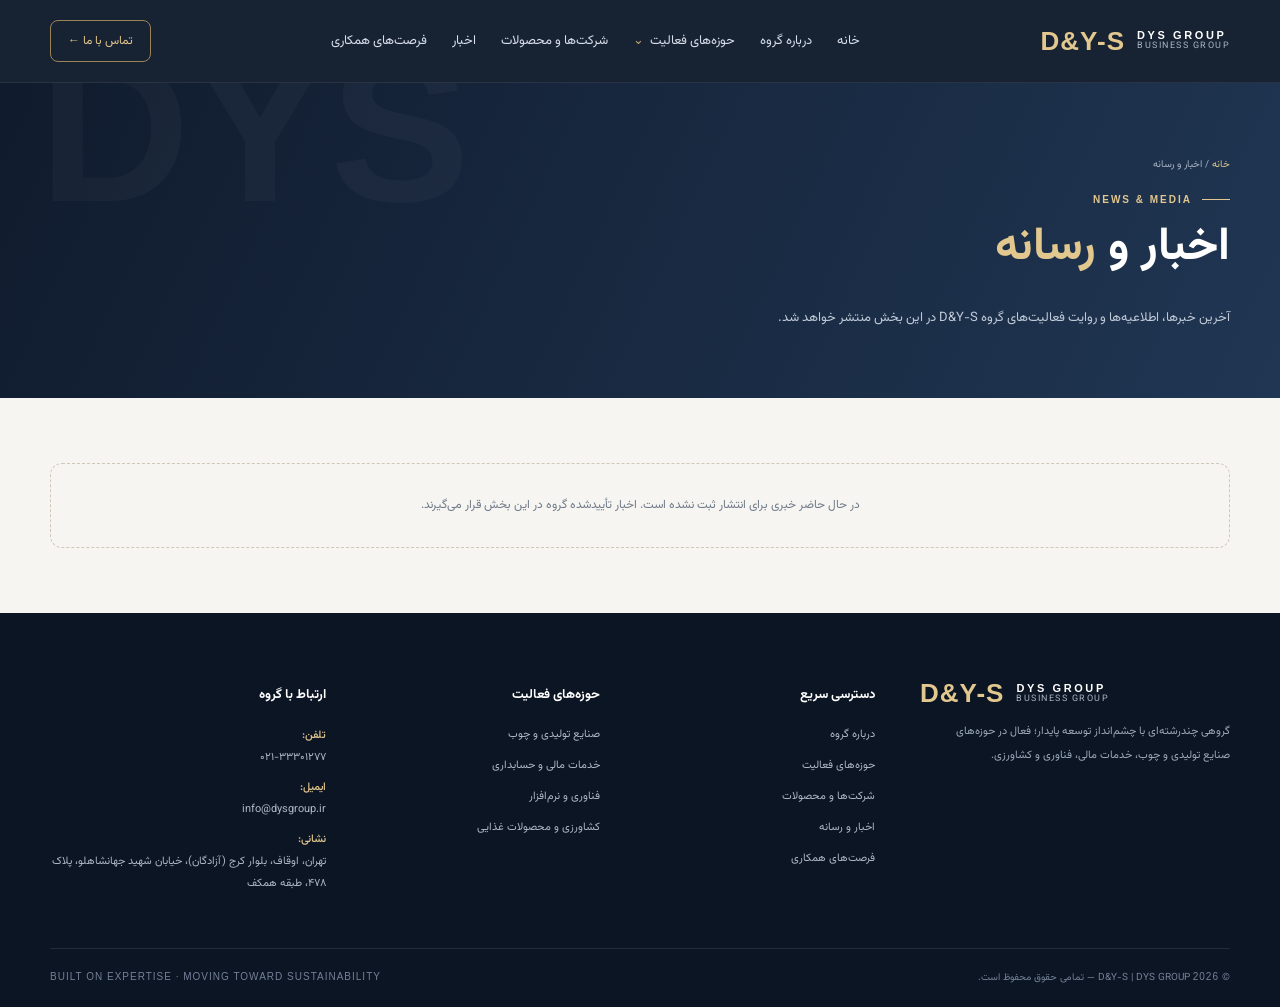
<file: pages/news.html>
<!doctype html><html lang="fa" dir="rtl"><head><meta charset="utf-8"><meta name="viewport" content="width=device-width,initial-scale=1"><meta name="theme-color" content="#101b2d"><meta name="description" content="اخبار و اطلاعیه‌های گروه DYS GROUP"><link rel="icon" href="../assets/img/favicon.svg"><link rel="stylesheet" href="../assets/css/site.css"><title>اخبار و رسانه | DYS GROUP</title></head><body><div id="site-header"></div><main><section class="page-hero"><div class="container"><div class="breadcrumb"><a href="../index.html">خانه</a> / اخبار و رسانه</div><div class="eyebrow"><span class="eyebrow-line"></span> NEWS & MEDIA</div><h1>اخبار و <em>رسانه</em></h1><p>آخرین خبرها، اطلاعیه‌ها و روایت فعالیت‌های گروه D&Y-S در این بخش منتشر خواهد شد.</p></div></section><section class="content-section"><div class="container"><div class="empty-state">در حال حاضر خبری برای انتشار ثبت نشده است. اخبار تأییدشده گروه در این بخش قرار می‌گیرند.</div></div></section></main><div id="site-footer"></div><script src="../assets/js/site.js"></script></body></html>
</file>
<file: assets/css/site.css>
@import url('https://fonts.googleapis.com/css2?family=Vazirmatn:wght@300;400;500;600;700;800;900&display=swap');
:root{--navy:#101b2d;--navy2:#17263d;--navy3:#20334f;--gold:#c6a66a;--gold2:#e2c78e;--ink:#182235;--muted:#687386;--paper:#f6f5f1;--white:#fff;--line:#e6e2d8;--radius:18px;--max:1180px;--manufacturing:#a87939;--services:#347c75;--technology:#5279b5;--agriculture:#6d8650}
*{box-sizing:border-box}html{scroll-behavior:smooth}body{margin:0;background:var(--paper);color:var(--ink);font-family:Vazirmatn,Tahoma,sans-serif;line-height:1.9}a{color:inherit;text-decoration:none}button,input,textarea{font:inherit}.container{width:min(var(--max),calc(100% - 48px));margin-inline:auto}.site-header{position:sticky;top:0;z-index:50;background:rgba(16,27,45,.97);backdrop-filter:blur(14px);border-bottom:1px solid rgba(255,255,255,.08)}.nav-wrap{height:82px;display:flex;align-items:center;justify-content:space-between;gap:28px}.brand{display:flex;align-items:center;gap:12px;color:#fff;direction:ltr}.brand-mark{font:800 26px Arial,sans-serif;letter-spacing:1px;color:var(--gold2);white-space:nowrap}.brand-mark b{font-weight:400;color:#fff}.brand-name{display:flex;flex-direction:column;line-height:1.25;text-align:left}.brand-name strong{font:700 11px Arial,sans-serif;letter-spacing:2.6px;color:#fff}.brand-name small{font-size:9px;letter-spacing:1.5px;color:#aab4c3}.main-nav{display:flex;align-items:center;gap:25px;color:#d8deea;font-size:13px}.main-nav>a,.nav-drop>button{transition:.2s;color:inherit}.main-nav>a:hover,.nav-drop>button:hover{color:var(--gold2)}.nav-drop{position:relative}.nav-drop>button{border:0;background:none;cursor:pointer;padding:12px 0}.nav-drop>button:after{content:"⌄";margin-right:6px;color:var(--gold)}.mega-menu{position:absolute;top:100%;right:-20px;width:560px;padding:18px;background:#fff;color:var(--ink);border:1px solid var(--line);box-shadow:0 20px 50px #06122625;border-radius:14px;display:grid;grid-template-columns:1fr 1fr;gap:8px;opacity:0;visibility:hidden;transform:translateY(8px);transition:.2s}.nav-drop:hover .mega-menu,.nav-drop:focus-within .mega-menu{opacity:1;visibility:visible;transform:none}.mega-item{padding:13px;border-radius:10px;display:flex;gap:12px;align-items:center}.mega-item:hover{background:#f5f2eb}.mega-dot{width:9px;height:34px;border-radius:8px;background:var(--accent)}.mega-item strong{display:block;font-size:13px}.mega-item small{display:block;color:var(--muted);font-size:10px}.nav-cta{border:1px solid #9b8357;color:var(--gold2);padding:9px 17px;border-radius:8px;font-size:12px;white-space:nowrap}.nav-cta:hover{background:var(--gold);color:var(--navy)}.menu-toggle{display:none;background:none;border:1px solid #ffffff45;color:white;border-radius:8px;padding:7px 11px;font-size:21px}.hero{background:radial-gradient(ellipse at 74% 42%,#263d5c 0,#17263d 33%,#101b2d 74%);color:#fff;position:relative;overflow:hidden;min-height:620px}.hero-grid{position:absolute;inset:0;background-image:linear-gradient(#ffffff08 1px,transparent 1px),linear-gradient(90deg,#ffffff08 1px,transparent 1px);background-size:58px 58px;mask-image:linear-gradient(90deg,transparent,#000 70%)}.hero-inner{min-height:550px;display:grid;grid-template-columns:1.08fr .92fr;align-items:center;gap:40px;position:relative}.hero-copy{padding:65px 0 50px}.eyebrow{display:flex;align-items:center;gap:10px;color:var(--gold2);font:600 10px Arial,sans-serif;letter-spacing:2px}.eyebrow.dark{color:#9c7b42}.eyebrow-line{width:28px;height:1px;background:currentColor}.hero h1{font-size:clamp(36px,5vw,58px);line-height:1.55;margin:22px 0 15px;font-weight:800;letter-spacing:-1.5px}.hero h1 em,.section h2 em,.group-copy h2 em,.contact-teaser h2 em{font-style:normal;color:var(--gold2)}.hero-lead{max-width:590px;color:#c4ccda;font-size:15px;line-height:2.2;margin:0 0 30px}.hero-actions{display:flex;align-items:center;gap:27px;flex-wrap:wrap}.btn{display:inline-flex;align-items:center;justify-content:center;gap:20px;padding:13px 22px;border-radius:8px;font-size:13px;font-weight:700;transition:.2s;border:1px solid transparent}.btn span{font-size:18px;line-height:1}.btn-gold{background:var(--gold2);color:#172238}.btn-gold:hover{background:#f0d9a8;transform:translateY(-2px)}.btn-dark{background:var(--navy);color:#fff}.btn-dark:hover{background:#263c5b;transform:translateY(-2px)}.text-link{font-size:12px;color:#9a7b47;font-weight:700;display:inline-flex;align-items:center;gap:12px}.text-link span{font-size:18px;transition:.2s}.text-link:hover span{transform:translateX(-4px)}.light-link{color:#e2c78e}.hero-note{margin-top:50px;color:#9da9ba;font-size:11px;display:flex;align-items:center;gap:10px}.pulse{width:7px;height:7px;border-radius:50%;background:#c6a66a;box-shadow:0 0 0 5px #c6a66a22}.hero-art{height:430px;position:relative;display:grid;place-items:center}.orbit{position:absolute;border:1px solid #c6a66a42;border-radius:50%;transform:rotate(-25deg)}.orbit-one{width:350px;height:350px}.orbit-two{width:460px;height:260px;transform:rotate(35deg)}.art-core{width:220px;height:220px;border:1px solid #d8bd7a88;border-radius:50%;display:flex;align-items:center;justify-content:center;flex-direction:column;background:radial-gradient(circle,#263c5b,#17263d 70%);box-shadow:0 0 80px #c6a66a18,inset 0 0 45px #c6a66a12;z-index:2}.art-core>span{font:800 40px Arial,sans-serif;letter-spacing:1px;color:var(--gold2)}.amp{color:#fff;font-weight:300}.art-core small{font:600 10px Arial,sans-serif;letter-spacing:4px;color:#d5dbea;margin-top:8px}.art-tag{position:absolute;z-index:3;background:#1c2d46;border:1px solid #c6a66a55;padding:10px 15px;border-radius:8px;display:flex;align-items:center;gap:10px;box-shadow:0 10px 25px #0002}.art-tag b{font:700 22px Arial;color:var(--gold2)}.art-tag span{font-size:10px;color:#d5dbea}.tag-top{top:52px;right:10px}.tag-bottom{bottom:55px;left:4px}.art-cross{position:absolute;width:1px;height:95%;background:linear-gradient(transparent,#c6a66a45,transparent);transform:rotate(45deg)}.hero-bottom{height:70px;border-top:1px solid #ffffff18;display:flex;align-items:center;justify-content:space-between;color:#9da9ba;font-size:10px;position:relative}.scroll-cue i{font-style:normal;color:var(--gold2);font-size:17px;margin-right:7px}.intro-strip{background:#eae6dc;border-bottom:1px solid #ded8cb}.intro-strip-inner{min-height:105px;display:flex;align-items:center;justify-content:space-between;gap:30px}.intro-strip p{font-size:15px;color:#3d4654;margin:0}.intro-strip strong{color:#9a7b47}.strip-mark{font:700 10px Arial;letter-spacing:2px;color:#9a7b47;white-space:nowrap}.section{padding:95px 0}.section-heading{display:flex;justify-content:space-between;align-items:end;gap:30px;margin-bottom:38px}.section h2,.group-copy h2,.contact-teaser h2{font-size:36px;line-height:1.5;margin:10px 0 0;color:var(--ink)}.section h2 em,.group-copy h2 em,.contact-teaser h2 em{color:#a9874b}.division-grid{display:grid;grid-template-columns:repeat(4,1fr);gap:15px}.division-card{--accent:var(--gold);background:#fff;border:1px solid #e9e5dc;border-radius:14px;padding:22px 20px 20px;min-height:340px;display:flex;flex-direction:column;position:relative;overflow:hidden;transition:.25s}.division-card:before{content:"";position:absolute;inset:auto -35px -80px auto;width:180px;height:180px;border:1px solid color-mix(in srgb,var(--accent),transparent 78%);border-radius:50%;box-shadow:0 0 0 22px color-mix(in srgb,var(--accent),transparent 94%),0 0 0 45px color-mix(in srgb,var(--accent),transparent 97%)}.division-card:hover{transform:translateY(-6px);box-shadow:0 18px 38px #15243a12;border-color:color-mix(in srgb,var(--accent),white 45%)}.manufacturing{--accent:var(--manufacturing)}.services{--accent:var(--services)}.technology{--accent:var(--technology)}.agriculture{--accent:var(--agriculture)}.card-top{display:flex;align-items:center;justify-content:space-between;color:#9299a3;font:600 8px Arial;letter-spacing:1px}.round-arrow{width:28px;height:28px;border:1px solid #e8e5de;border-radius:50%;display:grid;place-items:center;color:var(--accent);font-size:15px}.division-icon{width:60px;height:60px;margin:27px 0 14px;border-radius:13px;background:color-mix(in srgb,var(--accent),white 91%);display:grid;place-items:center}.division-icon svg{width:37px;height:37px;fill:none;stroke:var(--accent);stroke-width:2;stroke-linecap:round;stroke-linejoin:round}.division-card h3{font-size:17px;margin:0 0 9px;color:#1c2a3d}.division-card p{font-size:11px;color:#6d7786;line-height:2.1;margin:0 0 20px}.card-link{margin-top:auto;display:flex;justify-content:space-between;align-items:center;color:var(--accent);font-size:11px;font-weight:700}.card-link b{font-size:18px}.group-section{background:#fff}.group-layout{display:grid;grid-template-columns:1fr 1fr;gap:90px;align-items:center}.group-visual{position:relative;padding:25px 20px 35px 45px}.visual-frame{height:350px;background:linear-gradient(145deg,#1e314d,#101b2d);border-radius:4px;position:relative;overflow:hidden;display:flex;align-items:center;justify-content:center}.visual-lines{position:absolute;inset:0;background:repeating-linear-gradient(135deg,transparent 0 25px,#ffffff09 26px 27px)}.visual-frame:after{content:"";position:absolute;inset:22px;border:1px solid #c6a66a55}.visual-word{font:800 clamp(45px,6vw,76px) Arial;color:var(--gold2);letter-spacing:1px;z-index:1;direction:ltr}.visual-word span{display:block;font-size:12px;letter-spacing:8px;text-align:center;color:#d7dfeb;margin-top:8px}.visual-caption{position:absolute;bottom:43px;z-index:1;font:9px Arial;letter-spacing:3px;color:#aab4c3}.visual-stamp{position:absolute;bottom:0;left:0;background:var(--gold2);color:#1b2a40;padding:13px 22px;font:800 17px Arial;letter-spacing:1px;box-shadow:0 10px 25px #0002}.visual-stamp small{display:block;font:600 7px Arial;letter-spacing:1px;margin-top:5px}.group-copy p{font-size:13px;color:#687386;line-height:2.35;margin:20px 0}.group-copy .btn{margin-top:12px}.feature-section{background:#f2f0e9}.heading-note{font-size:12px;color:#77808e;margin:0 0 7px}.feature-grid{display:grid;grid-template-columns:repeat(4,1fr);border-top:1px solid #ddd8cb;border-bottom:1px solid #ddd8cb}.feature-item{padding:27px 22px 30px;border-left:1px solid #ddd8cb;position:relative}.feature-item:last-child{border-left:0}.feature-no{font:10px Arial;color:#a18a62}.feature-symbol{font-size:28px;color:#a9874b;margin:18px 0 5px}.feature-item h3{font-size:15px;margin:0 0 8px}.feature-item p{font-size:11px;color:#77808e;margin:0;line-height:2.1}.software-band{background:#17263d;color:#fff;padding:55px 0;position:relative;overflow:hidden}.software-band:after{content:"D";position:absolute;left:4%;top:-110px;font:900 350px Arial;color:#ffffff06}.software-inner{display:flex;justify-content:space-between;align-items:center;gap:30px;position:relative;z-index:1}.software-inner h2{font-size:25px;margin:12px 0 5px}.software-inner h2 em{font-style:normal;color:var(--gold2)}.software-inner p{font-size:12px;color:#b5c0d0;margin:0}.software-inner .btn{white-space:nowrap}.contact-teaser{background:#e9e5dc}.contact-teaser-inner{display:flex;justify-content:space-between;align-items:center;gap:30px}.site-footer{background:#0c1523;color:#d8deea;padding:65px 0 20px}.footer-grid{display:grid;grid-template-columns:1.35fr 1fr 1fr 1.2fr;gap:45px;padding-bottom:45px}.footer-about p{font-size:11px;color:#9da9ba;line-height:2.2;max-width:290px}.footer-title{font-size:13px;color:#fff;margin:5px 0 18px}.footer-links{display:flex;flex-direction:column;gap:10px}.footer-links a,.footer-links span{font-size:11px;color:#aeb8c7}.footer-links a:hover{color:var(--gold2)}.footer-contact-line{font-size:11px;color:#aeb8c7;margin:8px 0;line-height:2}.footer-contact-line b{color:var(--gold2);font-weight:500}.footer-bottom{border-top:1px solid #ffffff18;padding-top:18px;display:flex;justify-content:space-between;gap:20px;color:#748197;font-size:10px}.footer-bottom span:last-child{direction:ltr;font-family:Arial;letter-spacing:1px}.page-hero{background:linear-gradient(115deg,#101b2d,#203653);color:#fff;padding:72px 0 65px;position:relative;overflow:hidden}.page-hero:after{content:"DYS";position:absolute;left:3%;top:-75px;font:900 210px Arial;color:#ffffff08;direction:ltr}.page-hero .container{position:relative;z-index:1}.breadcrumb{font-size:10px;color:#aab4c3;margin-bottom:20px}.breadcrumb a{color:var(--gold2)}.page-hero h1{font-size:clamp(30px,4vw,46px);margin:0 0 12px}.page-hero h1 em{font-style:normal;color:var(--gold2)}.page-hero p{max-width:700px;color:#c1cbd8;font-size:13px;line-height:2.2;margin:0}.content-section{padding:65px 0}.content-narrow{max-width:850px}.content-section h2{font-size:25px;margin:0 0 15px}.content-section p{font-size:13px;line-height:2.3;color:#657184}.division-detail{--accent:var(--gold)}.division-detail.manufacturing{--accent:var(--manufacturing)}.division-detail.services{--accent:var(--services)}.division-detail.technology{--accent:var(--technology)}.division-detail.agriculture{--accent:var(--agriculture)}.detail-panel{border-right:4px solid var(--accent);background:#fff;padding:28px 30px;border-radius:12px;box-shadow:0 10px 30px #15243a08}.detail-points{display:grid;grid-template-columns:repeat(2,1fr);gap:12px;margin-top:24px}.detail-point{padding:16px;background:#f5f3ed;border-radius:9px;font-size:12px;color:#465367}.detail-point:before{content:"✦";color:var(--accent);margin-left:9px}.related-box{margin-top:28px;padding:25px;background:#17263d;color:#fff;border-radius:12px;display:flex;align-items:center;justify-content:space-between;gap:20px}.related-box p{color:#c1cbd8;margin:4px 0 0;font-size:11px}.company-card{background:#fff;border:1px solid var(--line);padding:25px;border-radius:12px;display:flex;justify-content:space-between;gap:20px;align-items:center}.company-card h3{margin:0 0 5px;font-size:17px}.company-card p{margin:0;font-size:12px}.status-note{display:inline-block;border:1px solid #d9c9a8;color:#8b6d36;background:#f8f2e5;border-radius:30px;padding:5px 12px;font-size:10px;white-space:nowrap}.contact-grid{display:grid;grid-template-columns:.9fr 1.1fr;gap:35px}.contact-card,.contact-form{background:#fff;border:1px solid var(--line);border-radius:14px;padding:27px}.contact-card h3,.contact-form h3{margin:0 0 18px;font-size:17px}.contact-row{padding:13px 0;border-bottom:1px solid #efede7}.contact-row:last-child{border:0}.contact-row small{display:block;color:#9299a3;font-size:10px}.contact-row strong,.contact-row a{font-size:12px;color:#25344a;direction:rtl;display:inline-block}.contact-form label{display:block;font-size:11px;color:#536073;margin:13px 0 5px}.contact-form input,.contact-form textarea{width:100%;border:1px solid #e3e0d8;background:#fbfaf7;border-radius:8px;padding:11px 12px;outline:none;font-size:12px}.contact-form input:focus,.contact-form textarea:focus{border-color:#b99a5c}.contact-form textarea{min-height:120px;resize:vertical}.form-hint{font-size:10px;color:#8b929d;line-height:1.9}.notice{padding:15px;background:#f6f1e5;border-radius:8px;color:#77623d;font-size:11px;line-height:2}.simple-grid{display:grid;grid-template-columns:repeat(2,1fr);gap:15px}.simple-card{padding:22px;background:#fff;border:1px solid var(--line);border-radius:12px}.simple-card h3{margin:0 0 7px;font-size:15px}.simple-card p{margin:0;font-size:11px}.empty-state{border:1px dashed #cfc8b8;padding:30px;text-align:center;border-radius:12px;color:#707b8a;font-size:12px}.site-header a:focus-visible,.btn:focus-visible,button:focus-visible{outline:3px solid #e2c78e;outline-offset:3px}
@media(max-width:980px){.main-nav{gap:14px}.main-nav>a,.nav-drop>button{font-size:11px}.division-grid{grid-template-columns:repeat(2,1fr)}.group-layout{gap:45px}.footer-grid{grid-template-columns:repeat(2,1fr)}}
@media(max-width:760px){.container{width:min(100% - 34px,var(--max))}.nav-wrap{height:70px}.menu-toggle{display:block}.main-nav{display:none;position:absolute;top:70px;right:0;left:0;background:#101b2d;padding:18px 22px 25px;align-items:stretch;flex-direction:column;gap:5px;border-top:1px solid #ffffff18;box-shadow:0 15px 25px #0002}.main-nav.open{display:flex}.main-nav>a,.nav-drop>button{padding:10px 0;font-size:13px;text-align:right}.nav-drop .mega-menu{position:static;width:100%;display:none;opacity:1;visibility:visible;transform:none;box-shadow:none;margin:5px 0;background:#1a2b43;border-color:#ffffff18;grid-template-columns:1fr 1fr}.nav-drop.open .mega-menu{display:grid}.mega-item{color:#fff;padding:9px}.mega-item small{color:#aab4c3}.nav-cta{display:none}.hero{min-height:auto}.hero-inner{grid-template-columns:1fr;gap:0;padding-top:25px}.hero-copy{padding:35px 0 15px}.hero h1{font-size:39px}.hero-lead{font-size:13px}.hero-art{height:310px;max-width:430px;width:100%;margin:0 auto}.orbit-one{width:250px;height:250px}.orbit-two{width:330px;height:190px}.art-core{width:165px;height:165px}.art-core>span{font-size:31px}.tag-top{top:25px;right:0}.tag-bottom{bottom:22px;left:0}.hero-bottom{height:58px}.intro-strip-inner{padding-block:20px;min-height:auto}.intro-strip p{font-size:12px}.section{padding:65px 0}.section-heading{align-items:start;flex-direction:column;gap:13px;margin-bottom:25px}.section h2,.group-copy h2,.contact-teaser h2{font-size:29px}.division-grid{gap:10px}.division-card{padding:17px 14px;min-height:320px}.division-card h3{font-size:14px}.division-card p{font-size:10px}.card-top{font-size:7px}.division-icon{margin:20px 0 12px;width:52px;height:52px}.group-layout{grid-template-columns:1fr;gap:35px}.group-visual{padding:10px 10px 25px 25px}.visual-frame{height:260px}.visual-stamp{padding:9px 15px;font-size:14px}.group-copy p{font-size:12px}.feature-grid{grid-template-columns:repeat(2,1fr)}.feature-item{padding:20px 14px;border-bottom:1px solid #ddd8cb}.feature-item:nth-child(2){border-left:0}.feature-item:nth-child(3),.feature-item:nth-child(4){border-bottom:0}.heading-note{font-size:11px}.software-inner,.contact-teaser-inner{align-items:flex-start;flex-direction:column}.software-inner h2{font-size:21px}.software-inner .btn{width:100%}.contact-teaser-inner{gap:22px}.contact-teaser .btn{width:100%}.footer-grid{gap:28px 18px}.footer-about{grid-column:1/-1}.footer-bottom{flex-direction:column;gap:7px}.page-hero{padding:50px 0 45px}.page-hero h1{font-size:32px}.content-section{padding:45px 0}.contact-grid{grid-template-columns:1fr}.related-box{align-items:flex-start;flex-direction:column}.detail-points{grid-template-columns:1fr 1fr}}
@media(max-width:420px){.division-grid{grid-template-columns:1fr}.division-card{min-height:275px}.division-icon{margin-top:15px}.detail-points,.simple-grid{grid-template-columns:1fr}.brand-mark{font-size:23px}.brand-name strong{font-size:9px}.brand-name small{font-size:8px}}
</file>
